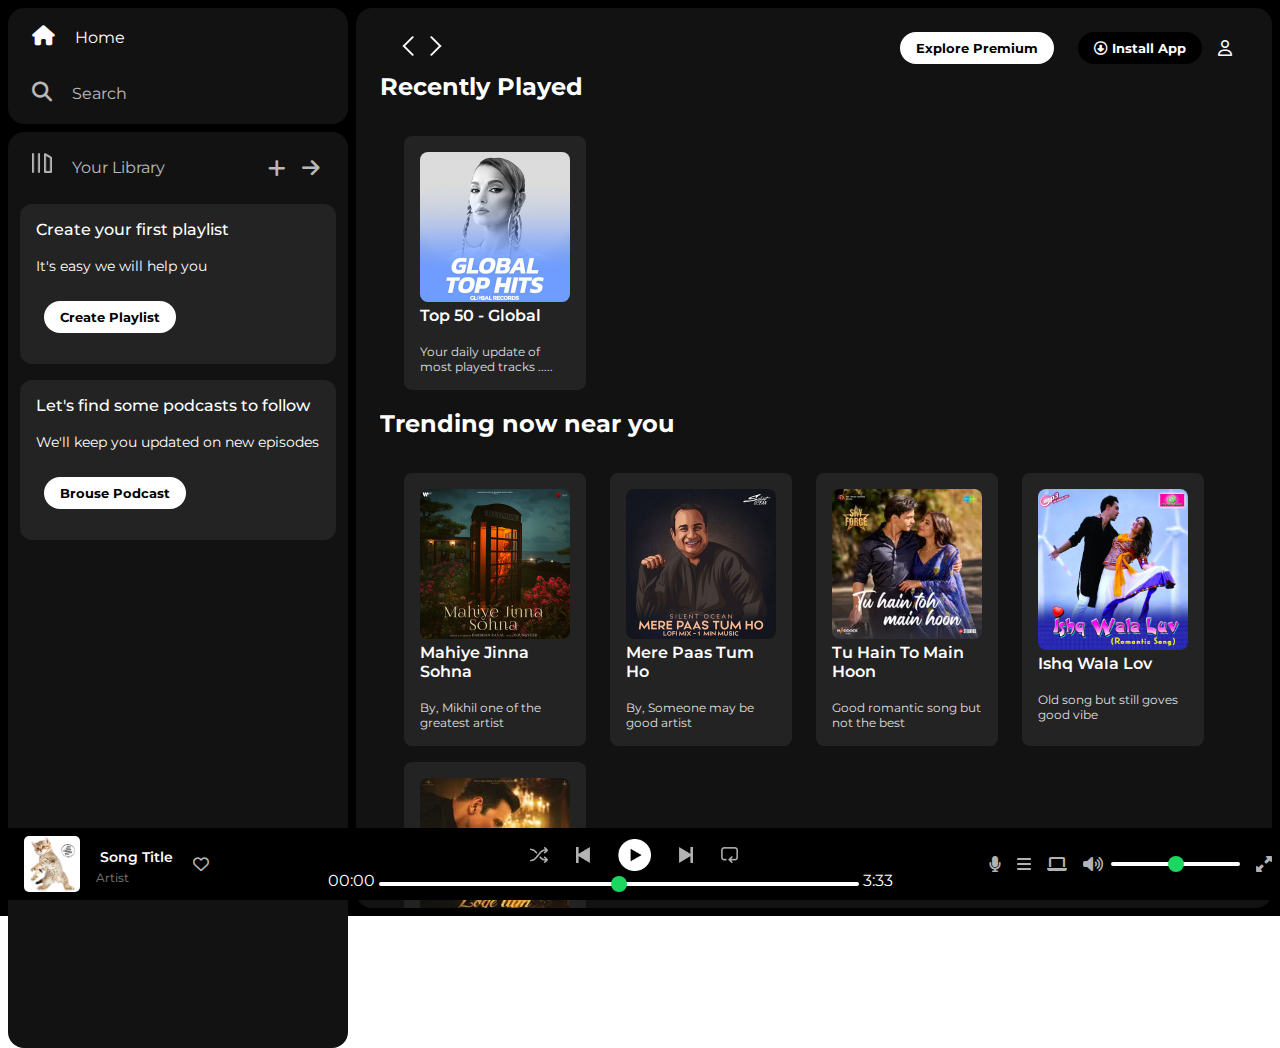
<file: Spotify/spotify.html>
<!DOCTYPE html>
<html lang="en">

<head>
    <meta charset="UTF-8">
    <meta name="viewport" content="width=device-width, initial-scale=1.0">
    <title>Spotify - Web Player: Music for everyone</title>
    <link rel="stylesheet" href="https://cdnjs.cloudflare.com/ajax/libs/font-awesome/6.7.2/css/all.min.css"
        integrity="sha512-Evv84Mr4kqVGRNSgIGL/F/aIDqQb7xQ2vcrdIwxfjThSH8CSR7PBEakCr51Ck+w+/U6swU2Im1vVX0SVk9ABhg=="
        crossorigin="anonymous" referrerpolicy="no-referrer" />
    <link rel="icon" href="./images/logo.png">
    <link rel="preconnect" href="https://fonts.googleapis.com">
    <link rel="preconnect" href="https://fonts.gstatic.com" crossorigin>
    <link
        href="https://fonts.googleapis.com/css2?family=Libertinus+Mono&family=Montserrat:ital,wght@0,100..900;1,100..900&display=swap"
        rel="stylesheet">
    <link rel="stylesheet" href="spotify.css">
</head>

<body>
    <div class="main">
        <div class="sidebar">
            <div class="nav">
                <div class="nav-option" style="opacity: 1;">
                    <i class="fa-solid fa-house"></i>
                    <a href="#">Home</a>
                </div>
                <div class="nav-option">
                    <i class="fa-solid fa-magnifying-glass"></i>
                    <a href="#">Search</a>
                </div>
            </div>
            <div class="library">
                <div class="options">
                    <div class="lib-option nav-option">
                        <img src="./images/library_icon.png">
                        <a href="#">Your Library</a>
                    </div>
                    <div class="icons">
                        <i class="fa-solid fa-plus"></i>
                        <i class="fa-solid fa-arrow-right"></i>
                    </div>
                </div>
                <div class="lib-box">
                    <div class="box">

                        <p class="box-p1">Create your first playlist</p>
                        <br>
                        <p class="box-p2">It's easy we will help you</p>
                        <br>
                        <button class="badge">Create Playlist</button>
                    </div>

                    <div class="box">

                        <p class="box-p1">Let's find some podcasts to follow</p>
                        <br>
                        <p class="box-p2">We'll keep you updated on new episodes</p>
                        <br>
                        <button class="badge">Brouse Podcast</button>
                    </div>
                </div>
            </div>
        </div>
        <div class="main-content">
            <div class="sticky-nav">
                <div class="stickt-nav-icons">
                    <img src="./images/backward_icon.png">
                    <img src="./images/forward_icon.png" class="hide">
                </div>
                <div class="sticky-nav-options">
                    <button class="badge nav-items hide">Explore Premium</button>
                    <button class="badge nav-items dark-badge"><i class="fa-regular fa-circle-down"
                            style="margin-right: 5px;"></i>Install App</button>
                    <i class="fa-regular fa-user nav-items"></i>
                </div>
            </div>

            <h2>Recently Played</h2>
            <br>
            <div class="cards-container">
                <div class="card">
                    <img src="./images/ab67706c0000da84b538b15ec790f7adf49de969.jpg" class="card-img">
                    <p class="card-title">Top 50 - Global</p>
                    <br>
                    <p class="card-info">Your daily update of most played tracks .....</p>
                </div>
            </div>
            <br>

            <h2>Trending now near you</h2>
            <br>
            <div class="cards-container">
                <div class="card">
                    <img src="./images/card2img.jpeg" class="card-img">
                    <p class="card-title">Mahiye Jinna Sohna</p>
                    <br>
                    <p class="card-info">By, Mikhil one of the greatest artist</p>
                </div>
                <div class="card">
                    <img src="./images/card3img.jpeg" class="card-img">
                    <p class="card-title">Mere Paas Tum Ho</p>
                    <br>
                    <p class="card-info">By, Someone may be good artist</p>
                </div>
                <div class="card">
                    <img src="./images/size_m_1739161054.webp" class="card-img">
                    <p class="card-title">Tu Hain To Main Hoon</p>
                    <br>
                    <p class="card-info">Good romantic song but not the best</p>
                </div>
                <div class="card">
                    <img src="./images/81WsjXSLkIL._UF1000,1000_QL80_.jpg" class="card-img">
                    <p class="card-title">Ishq Wala Lov</p>
                    <br>
                    <p class="card-info">Old song but still goves good vibe</p>
                </div>
                <div class="card">
                    <img src="./images/size_m_1684418170.webp" class="card-img">
                    <p class="card-title">Kya Loge Tum</p>
                    <br>
                    <p class="card-info">Mere zindagi se jane ka kya loge tum</p>
                </div>
            </div>
            <br>

            <h2>Featured Charts</h2>
            <br>
            <div class="cards-container">
                <div class="card">
                    <img src="./images/size_m_1751665994.jpg" class="card-img">
                    <p class="card-title">Top 50 - Dance</p>
                    <br>
                    <p class="card-info">Dance on the best dancing songs out</p>
                </div>
                 <div class="card">
                    <img src="./images/ab67706c0000da84ea5566686e7c90026ba3356d.jpg" class="card-img">
                    <p class="card-title">Top 50 - Hindi</p>
                    <br>
                    <p class="card-info">Best of hindi songs you can imagine of....</p>
                </div>
                 <div class="card">
                    <img src="./images/51wKG1p5f3L._UXNaN_FMjpg_QL85_.jpg" class="card-img">
                    <p class="card-title">Top 100 - Bollywood</p>
                    <br>
                    <p class="card-info">BEst bollywood songs you can dance on</p>
                </div>
            </div>
            <div class="footer">
                <div class="line"></div>
            </div>
        </div>
        <div class="music-player">
            <div class="album">
                <div class="album-info">
                    <img src="./images/cat.jpg" class="album-cover">
                    <div class="cong-details">
                        <p class="song-title">Song Title</p>
                        <p class="song-artist">Artist</p>
                    </div>
                    <i class="fa-regular fa-heart like-icon"></i>
                </div>
            </div>
            <div class="player">
                <div class="player-controls">
                    <img src="./images/player_icon1.png" class="player-control-icon">
                    <img src="./images/player_icon2.png" class="player-control-icon">
                    <img src="./images/player_icon3.png" class="player-control-icon" style="opacity: 1; height: 2rem;">
                    <img src="./images/player_icon4.png" class="player-control-icon">
                    <img src="./images/player_icon5.png" class="player-control-icon">
                </div>
                <div class="playback-bar">
                    <span class="curr-time">00:00</span>
                    <input type="range" min="0" max="100" class="progress-bar">
                    <span class="tot-time">3:33</span>
                </div>
            </div>
            <div class="controls">
                <div class="control-icons">
                    <i class="fa-solid fa-microphone"></i>
                    <i class="fa-solid fa-bars"></i>
                    <i class="fa-solid fa-laptop"></i>
                    <div class="volume-bar">
                        <i class="fa-solid fa-volume-high"></i>
                        <input type="range" min="0" max="100" class="volume-slider">
                    </div>
                    <i class="fa-solid fa-up-right-and-down-left-from-center"></i>
                </div>
            </div>
        </div>
    </div>
</body>

</html>
</file>
<file: Spotify/spotify.css>
*{
    font-family: 'Montserrat', sans-serif;
    margin: 0;
    /* background-color: #121212; */
    color: white;
    /* overflow: hidden; */

}

.main{
    display: flex;
    height: 100vh;
    padding: 0.5rem;
    background-color: black;
}

.sidebar{
    background-color: black;
    width: 340px;
    border-radius: 1rem;
    margin-right: 0.5rem;
}

.main-content{
    background-color: #121212;
    flex: 1;
    border-radius: 1rem;
    overflow: auto;
    padding: 0 1.5rem 0 1.5rem;
}

.music-player{
    background-color: black;
    position: fixed;
    width: 100%;
    bottom: 0;
    height: 72px;
    width: 100%;
}

a{
    text-decoration: none;
    color: white;
}

.nav {
    background-color: #121212;
    border-radius: 1rem;
    display: flex;
    flex-direction: column;
    justify-content: center;
    height: 100px;
    padding: 0.5rem 0.75rem;
}

.nav-option{
    line-height: 2.5rem;
    opacity: 0.7;
    padding: 0.5rem 0.75rem;
}


.nav-option:hover{
    opacity: 1;
}

.nav-option i{
    font-size: 1.25rem;
}

.nav-option a{
    font-size: 1rem;
    margin-left: 1rem;
}

.library{
    background-color: #121212;
    border-radius: 1rem;
    height: 100%;
    /* margin: 0.5rem; */
    padding: 0.5rem 0.75rem;
    margin-top: 0.5rem;
}

.options{
    display: flex;
    justify-content: space-between;
    align-items: center;
}

.lib-option img{
    height: 1.25rem;
    width: 1.25rem;
}

.icons{
    font-size: 1.25rem;
    display: flex;
}

.icons i{
    opacity: 0.7;
    margin-right: 1rem;
}

.icons i:hover{
    opacity: 1;
}


.box{
    height: 8rem;
    background-color: #232323;
    border-radius: 0.75rem;
    margin: 0.5rem 0 1rem 0;
    padding: 1rem 1rem;
}

.box-p1{
    font-size: 1rem;
    font-weight: 500;
    background-color: transparent;
}

.box-p2{
    font-size: 0.85rem;
    opacity: 0.9rem;
    background-color: transparent;
}

.badge{
    background-color: white;
    color: black;
    border: none;
    border-radius: 100px;
    padding: 0.25rem 1rem;
    font-weight: 700;
    margin: 0.5rem;
    height: 2rem;
    width: fit-content;
}

.dark-badge{
    background-color: black;
    color: white;
}

.sticky-nav{
    position: sticky;
    top: 0;
    background-color: #121212;
    display: flex;
    justify-content: space-between;
    align-items: center;
    padding: 1rem 0 0 1rem;
    z-index: 10;
}

.sticky-nav-icons{
    margin-left: 0.75rem;
}

.sticky-nav-options{
    display: flex;
    justify-content: center;
    align-items: center;
}

.nav-items{
    margin-right: 1rem;
}

@media(max-width:1000px){
    .hide{
        display: none;
    }
}

.card{
    background-color: #232323;
    width: 150px;
    border-radius: 0.5rem;
    padding: 1rem;
    margin-left: 1.5rem;
    margin-top: 1rem;
}

.cards-container{
    display: flex;
    flex-wrap: wrap;
}

.card-img{
    width: 100%;
    border-radius: 0.5rem;
}

.card-title{
    font-weight: 600;
    background-color: #232323;
}

.card-info{
    font-size: 0.75rem;
    opacity: 0.85;
    background-color: #232323;
}

.footer{
    height: 300px;
    display: flex;
    align-items: center;
    justify-content: center;
}

.line{
    width: 90%;
    height: 50%;
    border-top: 1px solid white;
    opacity: 0.4;
}

.music-player{
    display: flex;
    justify-content: space-between;
    align-items: center;
}

.album{
    width: 25%;
}

.player{
    width: 50%;
}

.controls{
    width: 25%;
}

.player-control-icon{
    height: 1rem;
    margin-right: 1.75rem;
    opacity: 0.7;
}

.player-control-icon:hover{
    opacity: 1;
}

.player-controls{
    display: flex;
    justify-content: center;
    align-items: center;
}

.progress-bar{
    width: 75%;
    appearance: none;
    background-color: transparent;
    cursor: pointer;
}

.progress-bar::-webkit-slider-runnable-track{
    background-color: white;
    border-radius: 100px;
    height: 0.25rem;
}

.progress-bar::-webkit-slider-thumb{
    appearance: none;
    height: 1rem;
    width: 1rem;
    background-color: #1bd760;
    border-radius: 50%;
    margin-top: -6px;
}

.album-info{
    display: flex;
    align-items: center;
    padding-left: 1rem;
}

.album-cover{
    width: 56px;
    height: 56px;
    border-radius: 5px;
    margin-right: 1rem;
}

.song-details{
    display: flex;
    flex-direction: column;
    justify-content: center;
}

.song-title{
    font-size: 0.9rem;
    font-weight: 600;
    margin: 0.25rem;
}

.song-artist{
    font-size: 0.75rem;
    color: gray;
}

.like-icon{
    font-size: 1rem;
    margin-left: 1rem;
    opacity: 0.7;
    cursor: pointer;
}

.like-icon:hover{
    opacity: 1;
}

.control-icons{
    display: flex;
    align-items: ;
    justify-content: flex-end;
    padding-right: 1rem;
}

.control-icons i{
    margin-left: 1rem;
    font-size: 1rem;
    opacity: 0.7;
    cursor: pointer;
}

.control-icons i:hover{
    opacity: 1;
}

.volume-bar{
    display: flex;
    align-items: center;
    /* margin-left: 1rem; */
}

.volume-slider{
    width: 80%;
    margin-left: 0.5rem;
    cursor: pointer;
    appearance: none;
    background-color: transparent;
}

 .volume-slider::-webkit-slider-runnable-track{
    background-color: white;
    border-radius: 100px;
    height: 0.25rem;
}

.volume-slider::-webkit-slider-thumb{
    appearance: none;
    height: 1rem;
    width: 1rem;
    background-color: #1bd760;
    border-radius: 50%;
    margin-top: -6px;
}
</file>
